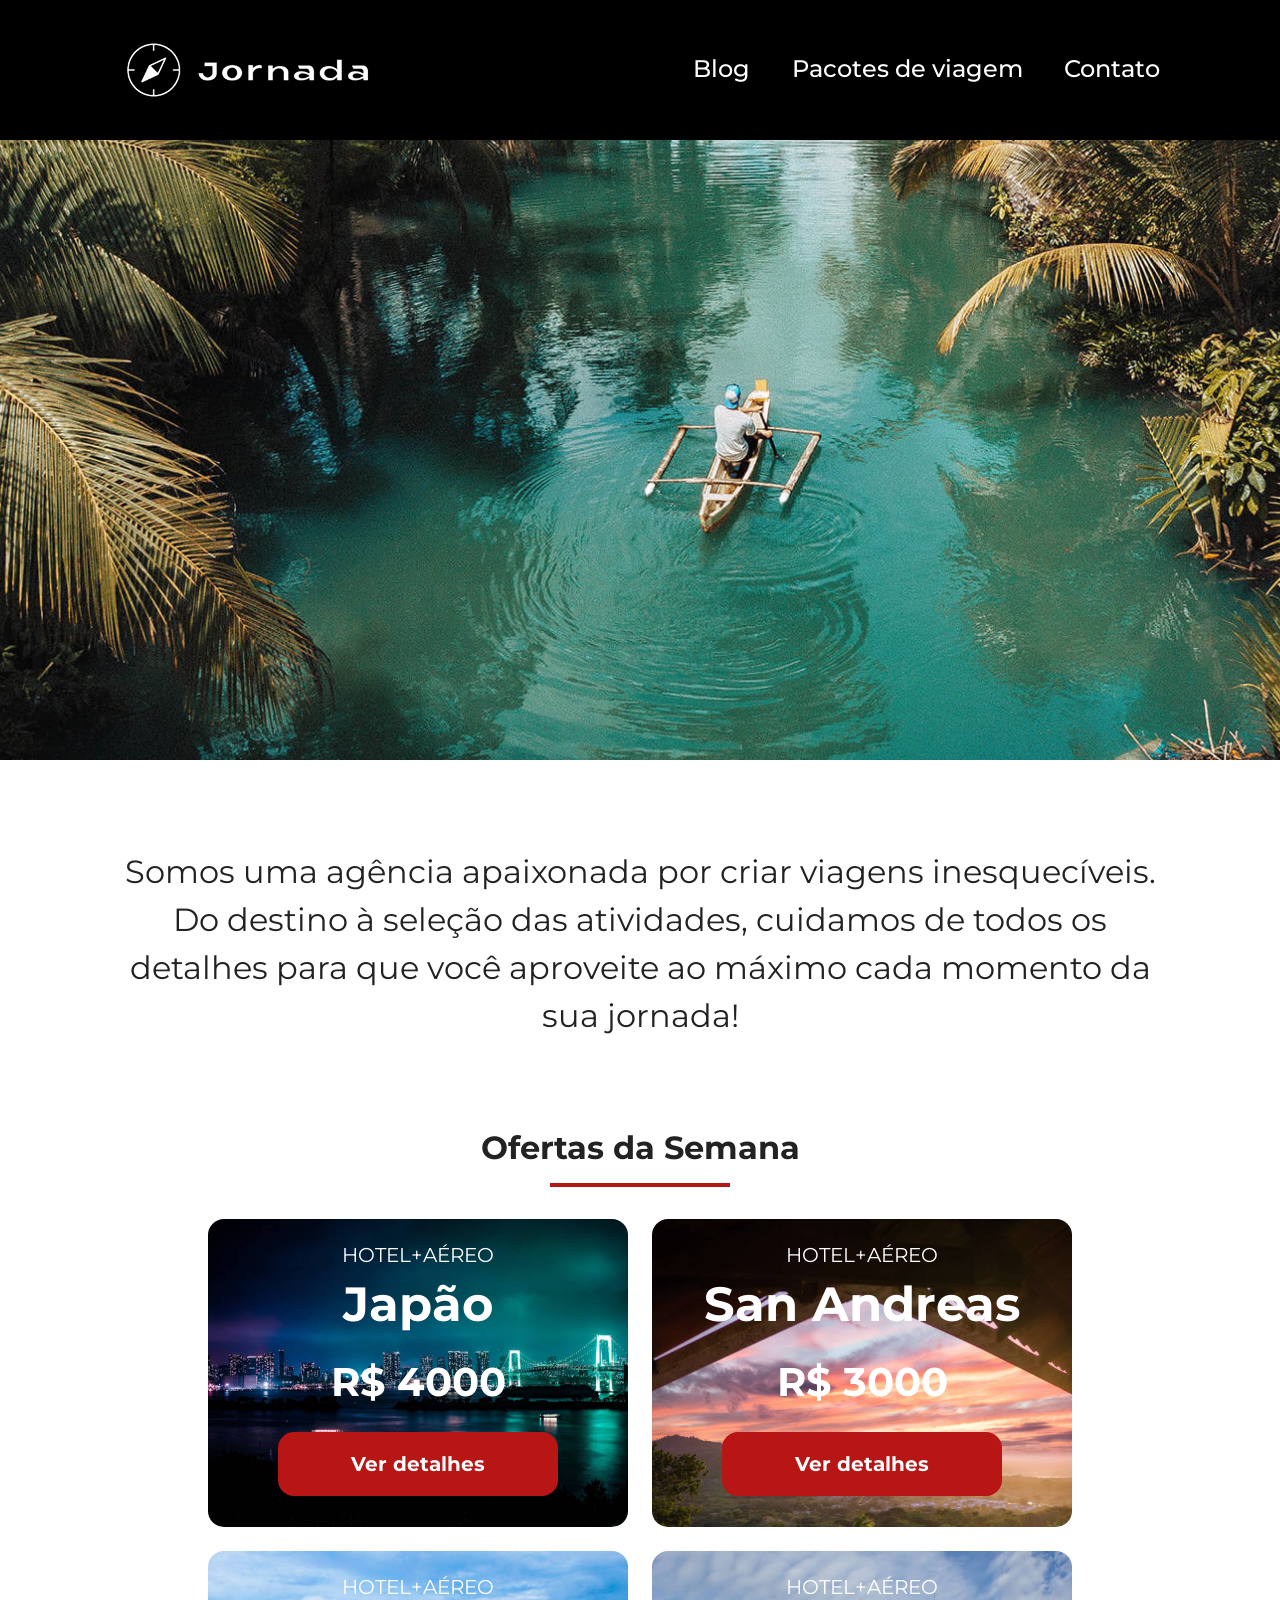
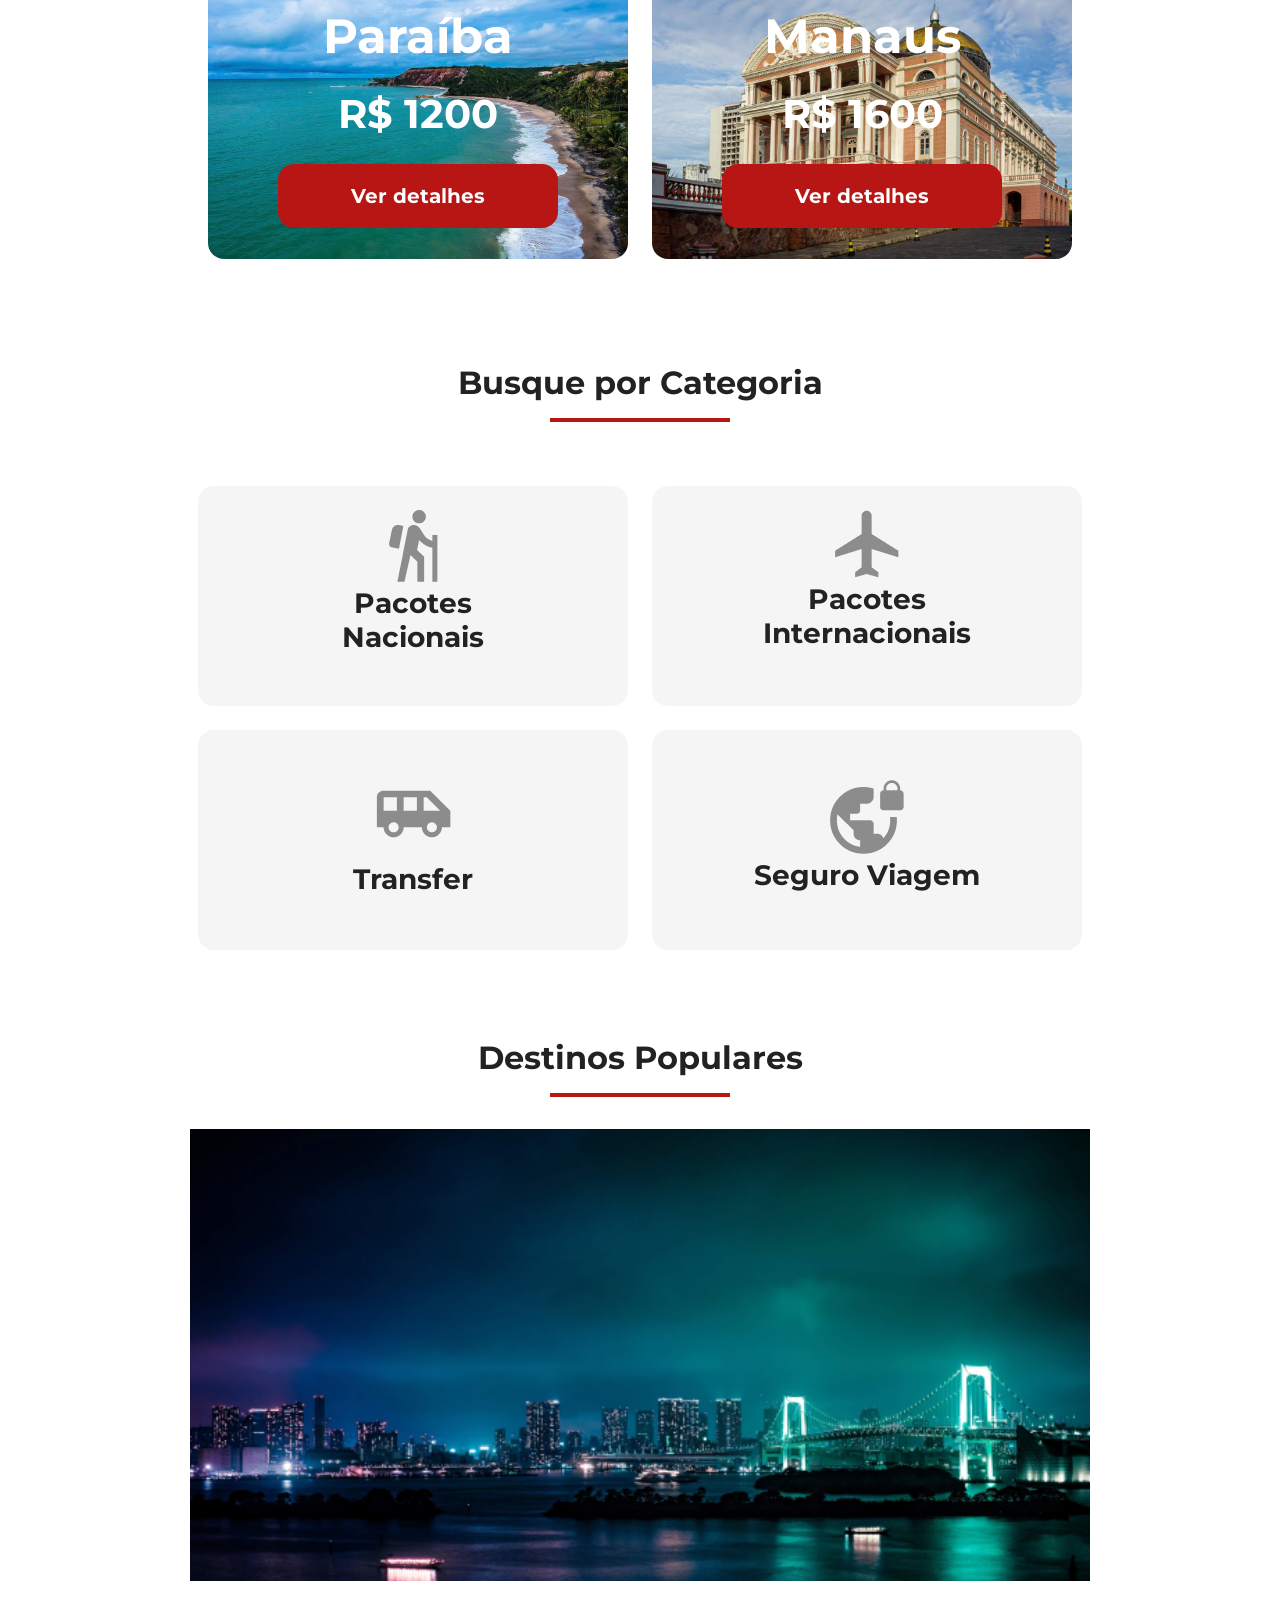
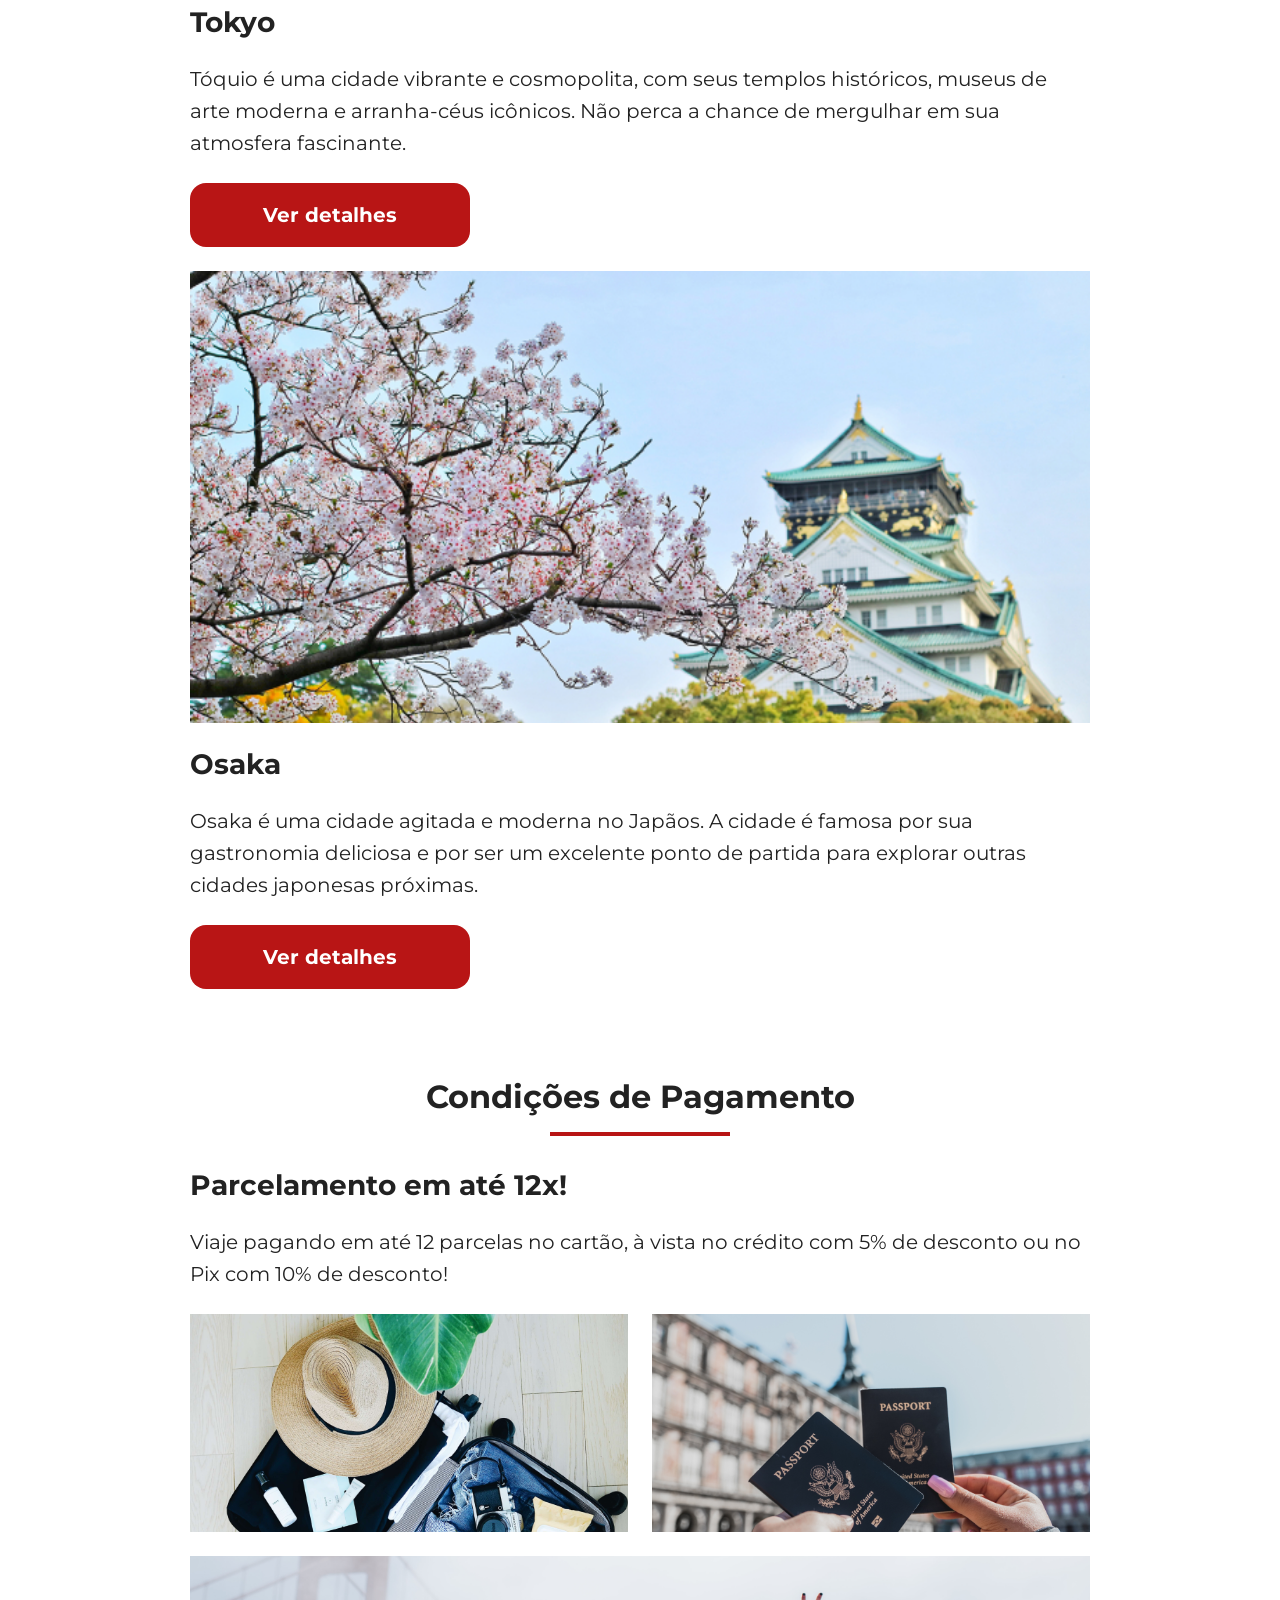
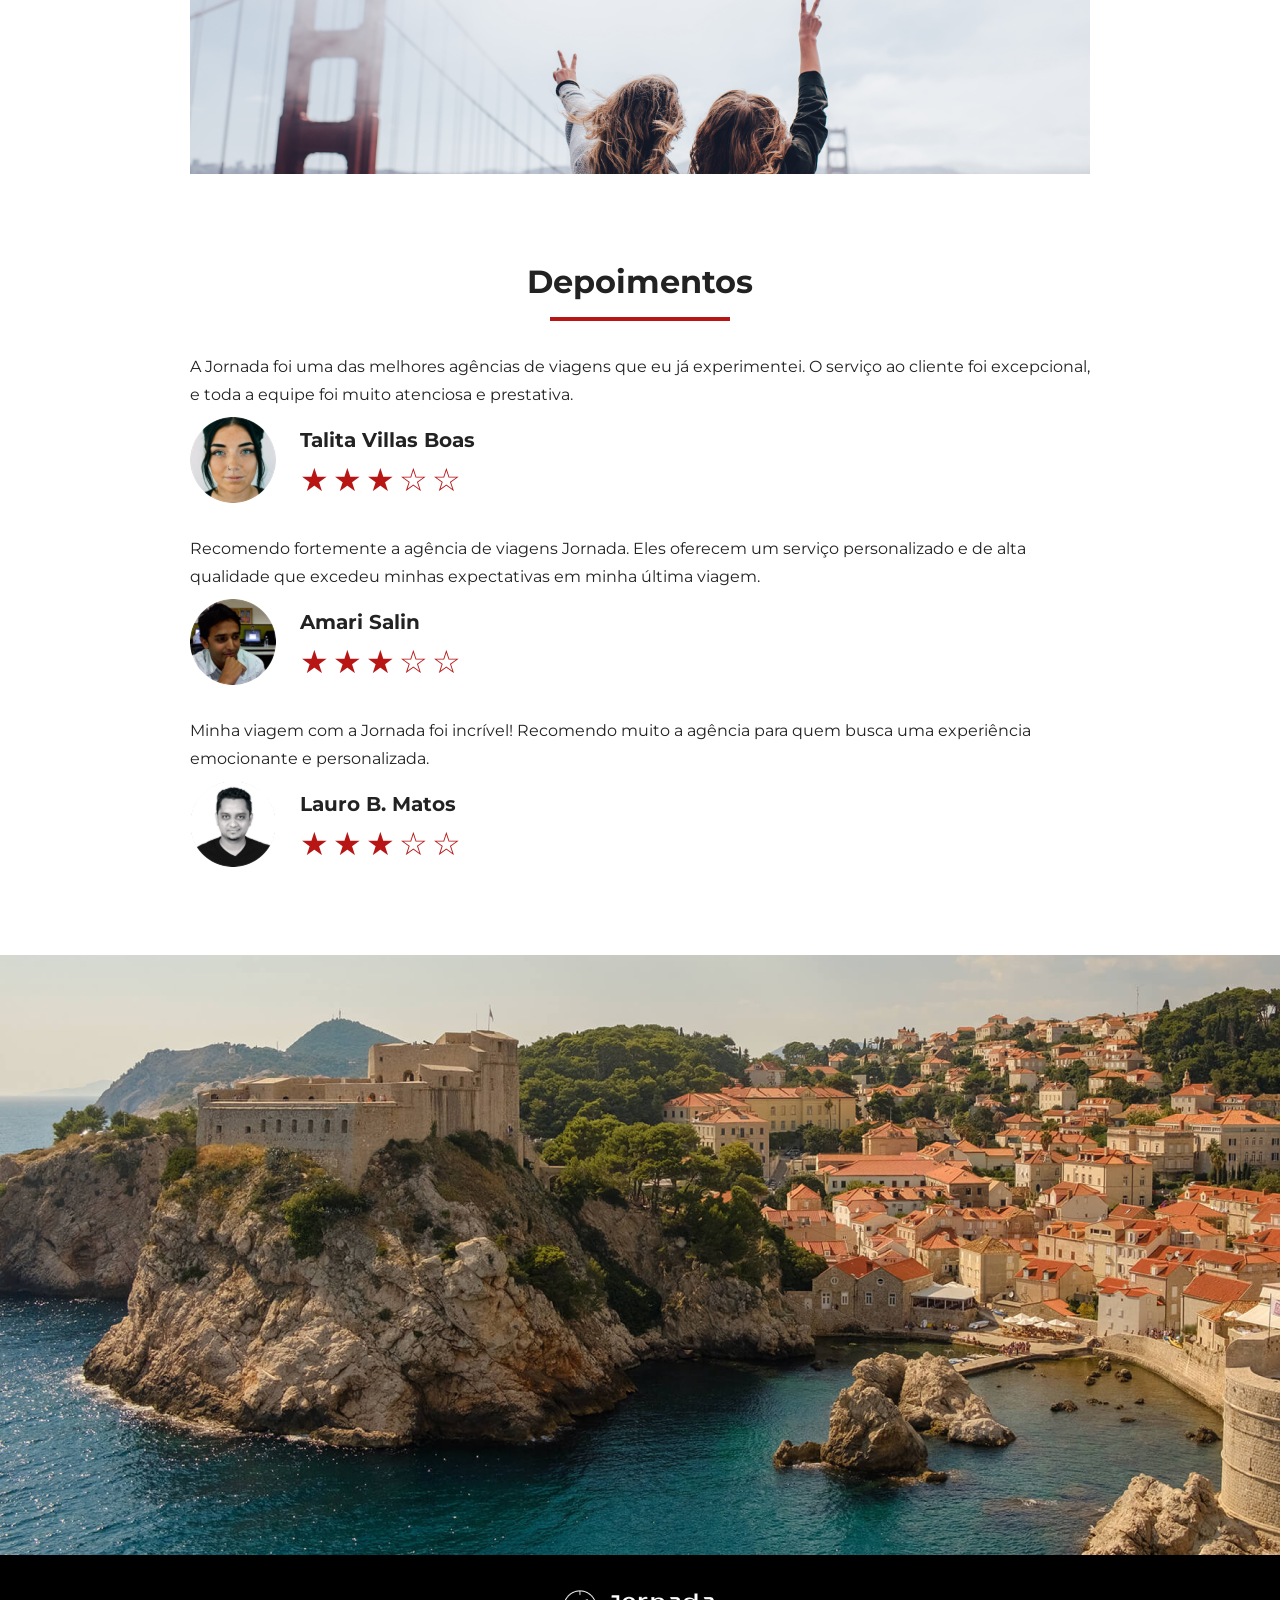
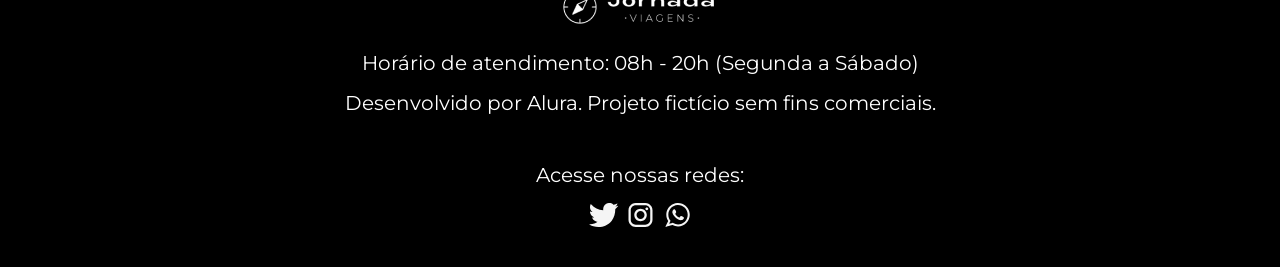
<file: index.html>
<!DOCTYPE html>
<html lang="pt-BR">

<head>
  <meta charset="UTF-8" />
  <meta name="viewport" content="width=device-width, initial-scale=1.0" />
  <meta name="description" content="Jornada Viagens,uma agência apaixonada por criar viagens inesquecíveis" />

  <meta name="og:title" content="Jornada Viagens" />
  <meta name="og:description" content="Jornada Viagens,uma agência apaixonada por criar viagens inesquecíveis" />
  <meta name="og:image" content="https://BrunaOGomes.github.io/site-de-viagens/img/logo-footer.png" />
  <meta name="og:type" content="website" />
  <meta name="og:url" content="https://BrunaOGomes.github.io/site-de-viagens" />

  <link rel="icon" href="favico.svg" type="xml/svg" />
  <link rel="stylesheet" href="./css/style.css" />

  <title>Jornada Viagens</title>
</head>

<body>
  <header class="main-header">
    <a class="logo" href="index.html" title="voltar para a página inicial">
      <img class="img-mobile" src="img/bussola-jornada-branco.png"
        alt="Bussola do logo Jornada Viagens na cor branca" />
      <img class="img-desktop" src="img/bussola-texto-jornada-branco.png" alt="Logo Jornada Viagens na cor branca" />
    </a>
    <div class="navigation-menu">
      <label for="menu">
        <img src="img/menu.png" alt="menu" />
      </label>
      <input type="checkbox" id="menu" hidden />
      <nav>
        <ul class="list-links">
          <li>
            <a href="blog.html" target="_blank" title="Acessar Blog">Blog</a>
          </li>
          <li>
            <a href="pacotes-de-viagens.html" target="_blank" title="Acessar Pacotes de viagem">Pacotes de viagem</a>
          </li>
          <li>
            <a href="contato.html" target="_blank" title="Acessar Contato">Contato</a>
          </li>
        </ul>
      </nav>
    </div>
  </header>
  <section class="hero">
    <div class="hero-img"></div>
    <h2>
      Somos uma agência apaixonada por criar viagens inesquecíveis. Do destino
      à seleção das atividades, cuidamos de todos os detalhes para que você
      aproveite ao máximo cada momento da sua jornada!
    </h2>
  </section>
  <section class="offers">
    <div class="section-title">
      <h2>Ofertas da Semana</h2>
      <hr />
    </div>
    <div class="offers-cards">
      <article class="card japao">
        <header>
          <p>HOTEL+AÉREO</p>
          <h3>
            Japão <br />
            <span>R$ 4000</span>
          </h3>
        </header>
        <footer>
          <a href="#" class="button">Ver detalhes</a>
        </footer>
      </article>
      <article class="card san-andreas">
        <header>
          <p>HOTEL+AÉREO</p>
          <h3>
            San Andreas <br />
            <span>R$ 3000</span>
          </h3>
        </header>
        <footer>
          <a href="#" class="button">Ver detalhes</a>
        </footer>
      </article>
      <article class="card paraiba">
        <header>
          <p>HOTEL+AÉREO</p>
          <h3>
            Paraíba <br />
            <span>R$ 1200</span>
          </h3>
        </header>
        <footer>
          <a href="#" class="button">Ver detalhes</a>
        </footer>
      </article>
      <article class="card manaus">
        <header>
          <p>HOTEL+AÉREO</p>
          <h3>
            Manaus <br />
            <span>R$ 1600</span>
          </h3>
        </header>
        <footer>
          <a href="#" class="button">Ver detalhes</a>
        </footer>
      </article>
    </div>
  </section>
  <section class="categories">
    <div class="section-title">
      <h2>Busque por Categoria</h2>
      <hr />
    </div>
    <div class="categories-cards">
      <a class="card" href="#" target="_blank" title="Busque pela categoria Pacotes Nacionais">
        <img src="img/icone-caminhada.png" alt="ícone cinza representando uma pessoa fazendo tracking" />
        <h3 class="content-title">
          Pacotes<br />
          Nacionais
        </h3>
      </a>

      <a class="card" href="#" target="_blank" title="Busque pela categoria Pacotes Internacionais">
        <img src="img/icone-aviao.png" alt="ícone cinza representando um avião" />
        <h3 class="content-title">
          Pacotes <br />
          Internacionais
        </h3>
      </a>
      <a class="card single-line transfer" href="#" target="_blank" title="Busque pela categoria Transfer">
        <img src="img/icone-onibus.png" alt="ícone cinza representando um ônibus" />
        <h3 class="content-title">Transfer</h3>
      </a>
      <a class="card single-line" href="#" target="_blank" title="Busque pela categoria Seguro Viagem">
        <img src="img/icone-planeta.png" alt="ícone cinza representando o planeta terra com um cadeado" />
        <h3 class="content-title">Seguro Viagem</h3>
      </a>
    </div>
  </section>
  <section class="destinations">
    <div class="section-title">
      <h2>Destinos Populares</h2>
      <hr />
    </div>
    <div class="destination-items">
      <article class="item tokyo">
        <header>
          <div class="img-item"></div>
          <h3 class="content-title">Tokyo</h3>
        </header>
        <p class="content-text">
          Tóquio é uma cidade vibrante e cosmopolita, com seus templos
          históricos, museus de arte moderna e arranha-céus icônicos. Não
          perca a chance de mergulhar em sua atmosfera fascinante.
        </p>
        <footer>
          <a href="#" class="button" target="_blank" title="Veja mais detalhes do destino Tokyo">Ver detalhes</a>
        </footer>
      </article>
      <article class="item osaka">
        <header>
          <div class="img-item"></div>
          <h3 class="content-title">Osaka</h3>
        </header>
        <p class="content-text">
          Osaka é uma cidade agitada e moderna no Japãos. A cidade é famosa
          por sua gastronomia deliciosa e por ser um excelente ponto de
          partida para explorar outras cidades japonesas próximas.
        </p>
        <footer>
          <a href="#" class="button" target="_blank" title="Veja mais detalhes do destino Osaka">Ver detalhes</a>
        </footer>
      </article>
    </div>
  </section>
  <section class="payments">
    <div class="section-title">
      <h2>Condições de Pagamento</h2>
      <hr />
    </div>
    <div class="content-container">
      <div class="text-content">
        <h3 class="content-title">Parcelamento em até 12x!</h3>
        <p class="content-text">
          Viaje pagando em até 12 parcelas no cartão, à vista no crédito com
          5% de desconto ou no Pix com 10% de desconto!
        </p>
      </div>
      <div class="image-gallery">
        <div class="image first"></div>
        <div class="image second"></div>
        <div class="image thirdy colspan-2"></div>
      </div>
    </div>
  </section>
  <section class="testimonials">
    <div class="section-title">
      <h2>Depoimentos</h2>
      <hr />
    </div>
    <div class="testimonial-container">
      <article>
        <header>
          <p>
            A Jornada foi uma das melhores agências de viagens que eu já
            experimentei. O serviço ao cliente foi excepcional, e toda a
            equipe foi muito atenciosa e prestativa.
          </p>
        </header>
        <footer>
          <img src="img/avatar-talita.png" alt="imagem de perfil da cliente Talita Villas Boas" />
          <div class="profile-content">
            <h3>Talita Villas Boas</h3>
            <div class="rating">
              <span class="star">★</span>
              <span class="star">★</span>
              <span class="star">★</span>
              <span class="star">☆</span>
              <span class="star">☆</span>
            </div>
          </div>
        </footer>
      </article>
      <article>
        <header>
          <p>
            Recomendo fortemente a agência de viagens Jornada. Eles oferecem
            um serviço personalizado e de alta qualidade que excedeu minhas
            expectativas em minha última viagem.
          </p>
        </header>
        <footer>
          <img src="img/avatar-amari.png" alt="imagem de perfil do cliente Amari Salin" />
          <div class="profile-content">
            <h3>Amari Salin</h3>
            <div class="rating">
              <span class="star">★</span>
              <span class="star">★</span>
              <span class="star">★</span>
              <span class="star">☆</span>
              <span class="star">☆</span>
            </div>
          </div>
        </footer>
      </article>
      <article>
        <header>
          <p>
            Minha viagem com a Jornada foi incrível! Recomendo muito a agência
            para quem busca uma experiência emocionante e personalizada.
          </p>
        </header>
        <footer>
          <img src="img/avatar-lauro.png" alt="imagem de perfil do cliente Lauro B. Matos" />
          <div class="profile-content">
            <h3>Lauro B. Matos</h3>
            <div class="rating">
              <span class="star">★</span>
              <span class="star">★</span>
              <span class="star">★</span>
              <span class="star">☆</span>
              <span class="star">☆</span>
            </div>
          </div>
        </footer>
      </article>
    </div>
  </section>
  <section class="bottom-hero">
    <div class="hero-img"></div>
  </section>
  <footer class="main-footer">
    <div class="footer-content">
      <img src="img/logo-footer.png" alt="logo completo Jornada Viagens" />
      <p>Horário de atendimento: 08h - 20h (Segunda a Sábado)</p>
      <p>Desenvolvido por Alura. Projeto fictício sem fins comerciais.</p>
    </div>
    <div class="footer-social">
      <p>Acesse nossas redes:</p>

      <a href="#" target="_blank" title="Acesse o Twitter do Jornada Viagens"><img src="img/icone-twitter.svg"
          alt="icone do Twitter na cor branca" /></a>

      <a href="#" target="_blank" title="Acesse o Instagram do Jornada Viagens"><img src="img/icone-instagram.svg"
          alt="icone do Instagram na cor branca" /></a>

      <a href="#" target="_blank" title="Entre em contato através do whatsapp"><img src="img/icone-whatsapp.svg"
          alt="icone do whatsapp na cor branca" /></a>
    </div>
  </footer>
</body>

</html>
</file>
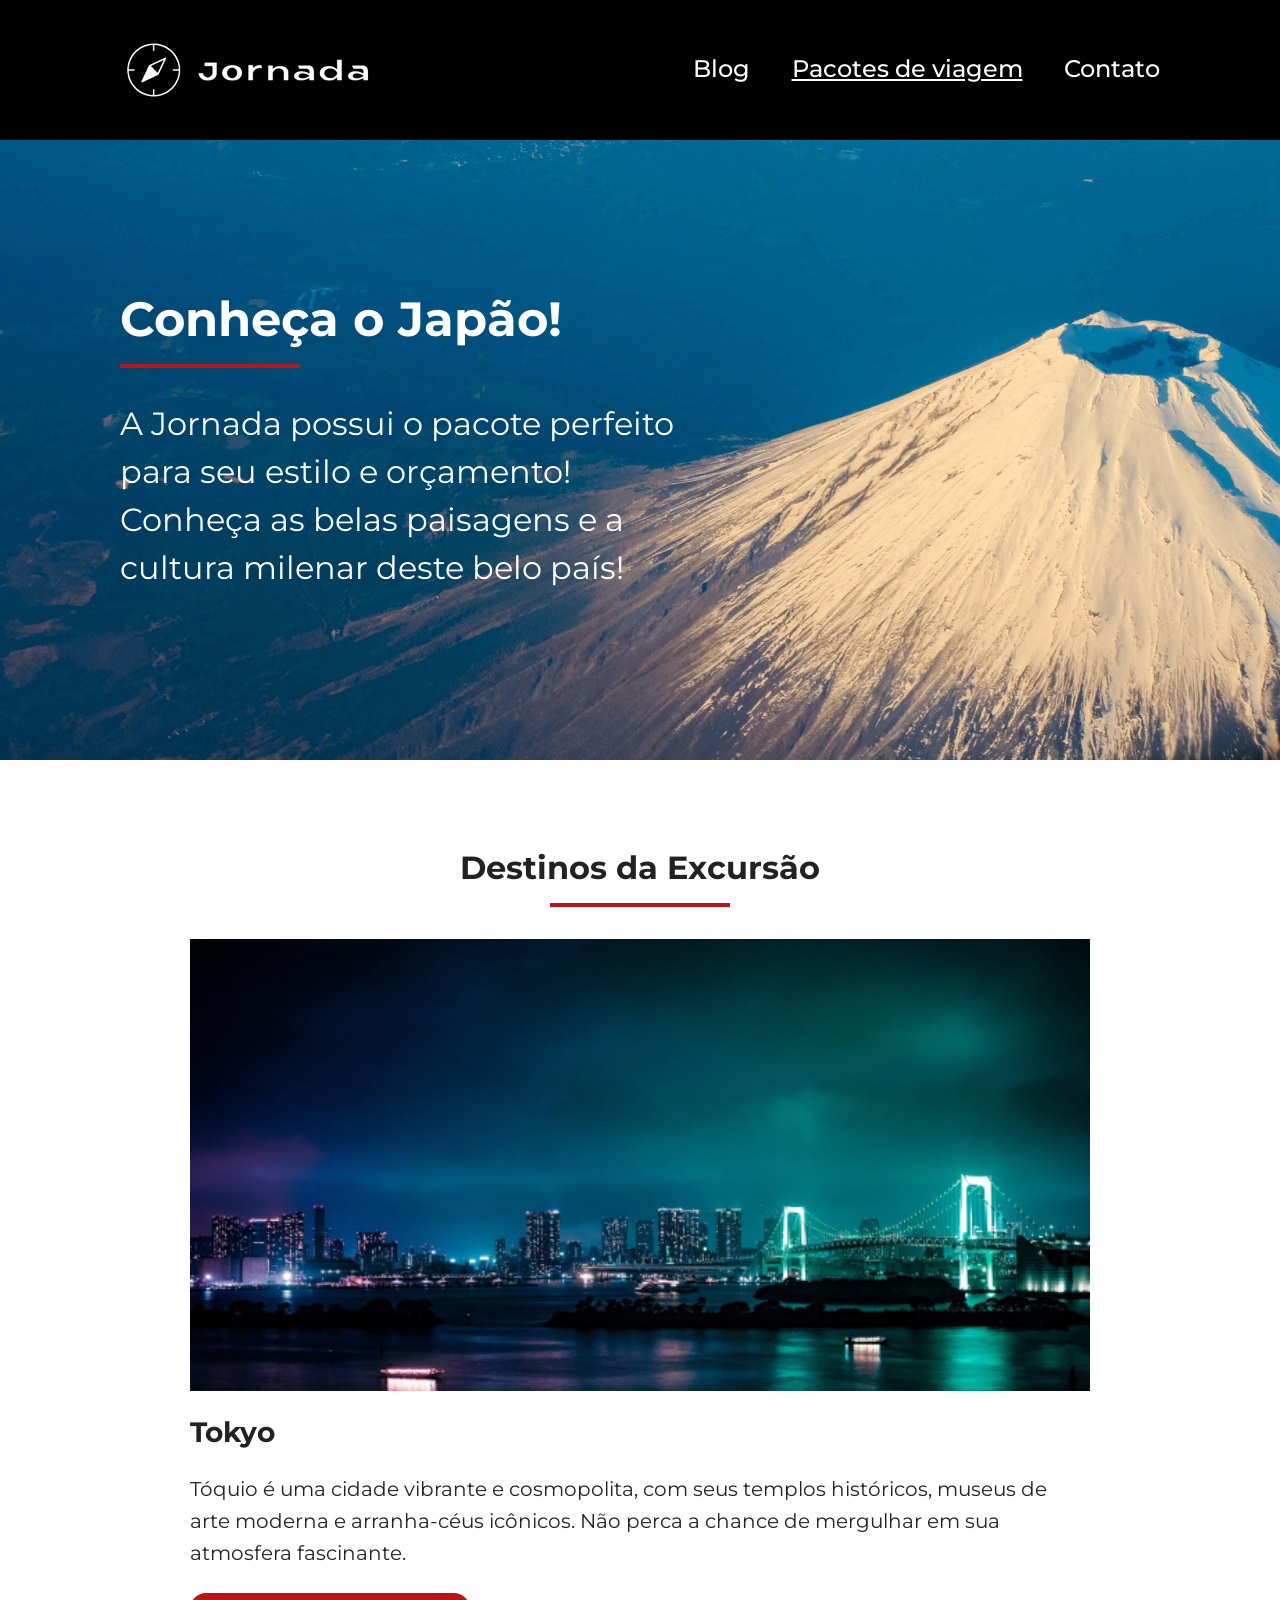
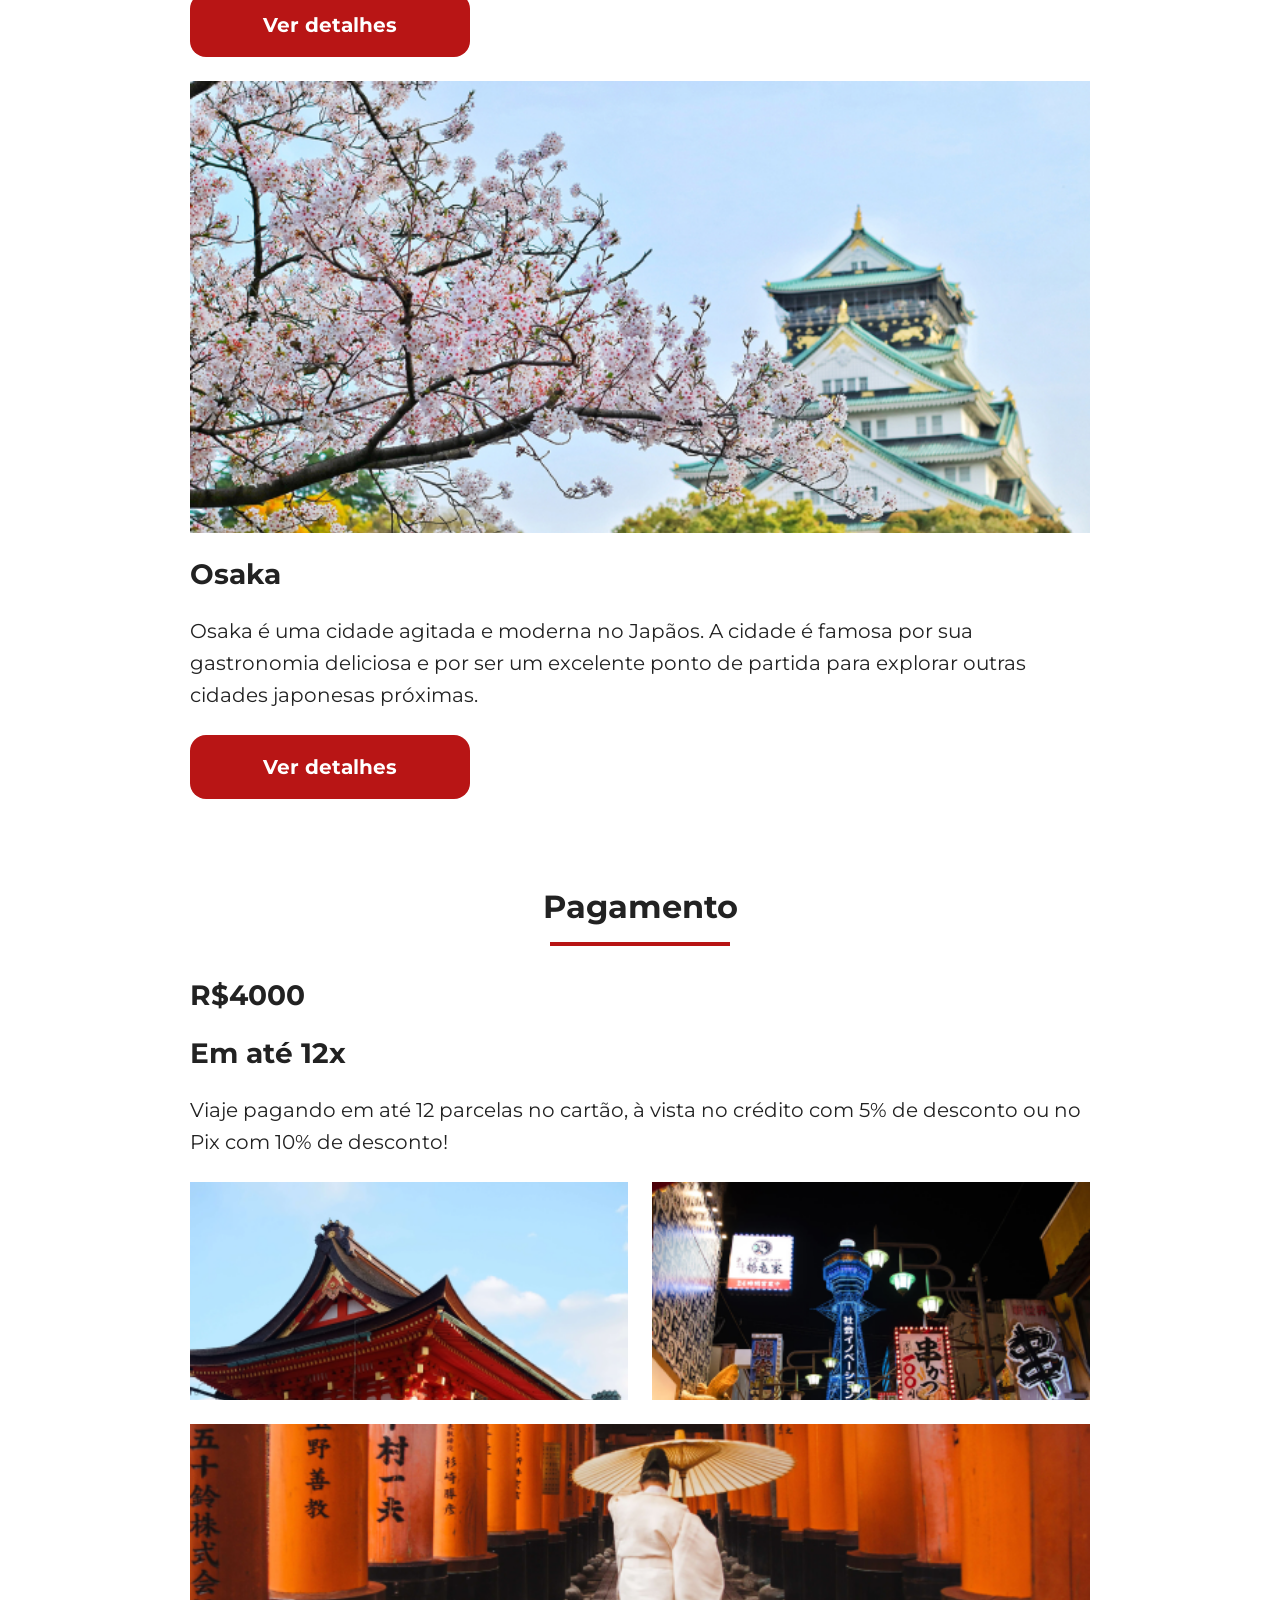
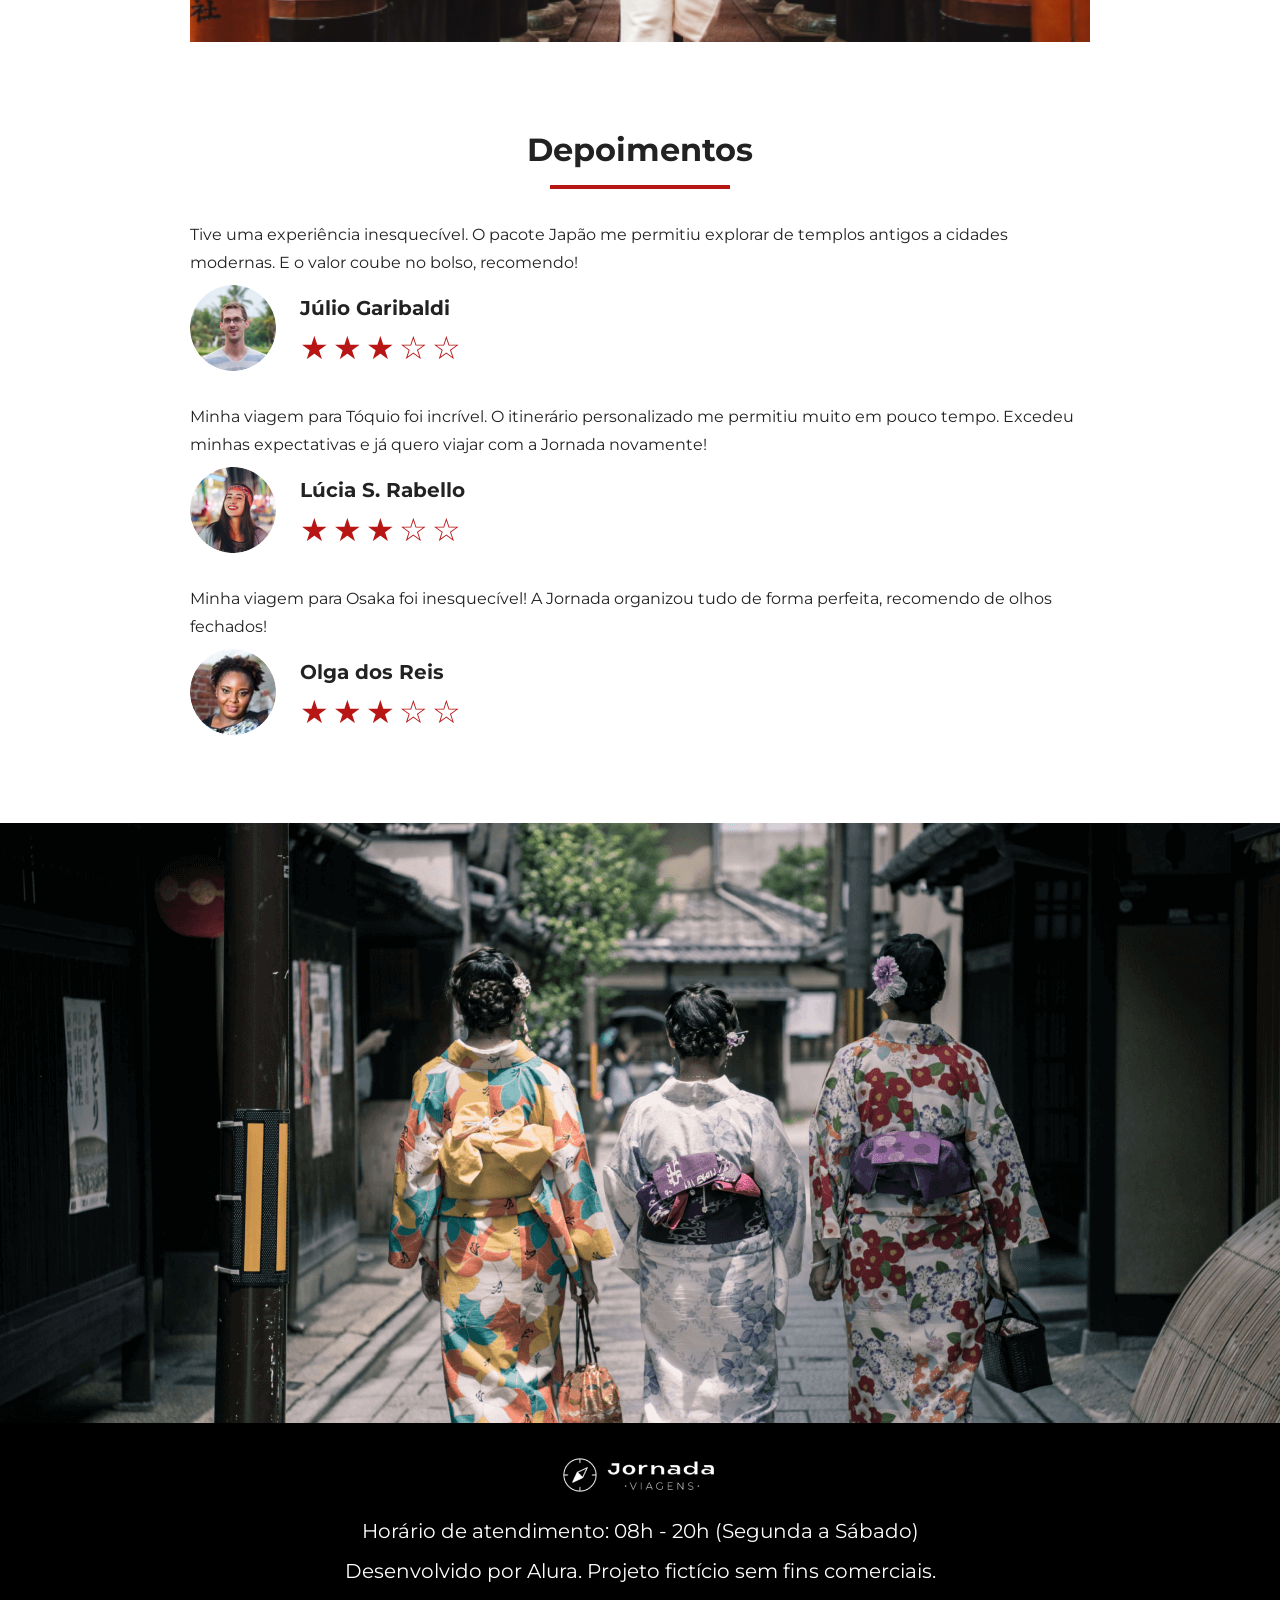
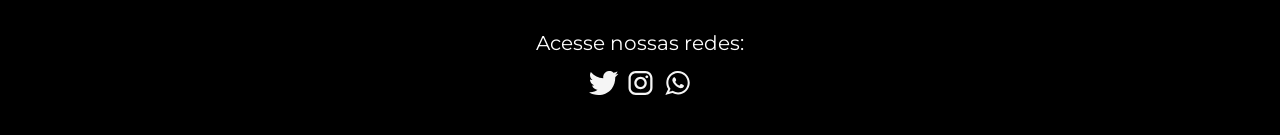
<file: pacotes-de-viagens.html>
<!DOCTYPE html>
<html lang="pt-BR">
  <head>
    <meta charset="UTF-8" />
    <meta name="viewport" content="width=device-width, initial-scale=1.0" />
    <meta
      name="description"
      content="Jornada Viagens,uma agência apaixonada por criar viagens inesquecíveis"
    />

    <meta name="og:title" content="Jornada Viagens" />
    <meta
      name="og:description"
      content="Jornada Viagens,uma agência apaixonada por criar viagens inesquecíveis"
    />
    <meta
      name="og:image"
      content="https://BrunaOGomes.github.io/site-de-viagens/img/logo-footer.png"
    />
    <meta name="og:type" content="website" />
    <meta
      name="og:url"
      content="https://BrunaOGomes.github.io/site-de-viagens"
    />

    <link rel="icon" href="favico.svg" type="xml/svg" />
    <link rel="stylesheet" href="./css/style.css" />

    <title>Jornada Viagens</title>
  </head>
  <body>
    <header class="main-header">
      <a class="logo" href="index.html" title="voltar para a página inicial">
        <img
          class="img-mobile"
          src="img/bussola-jornada-branco.png"
          alt="Bussola do logo Jornada Viagens na cor branca"
        />
        <img
          class="img-desktop"
          src="img/bussola-texto-jornada-branco.png"
          alt="Logo Jornada Viagens na cor branca"
        />
      </a>
      <div class="navigation-menu">
        <label for="menu">
          <img src="img/menu.png" alt="menu" />
        </label>
        <input type="checkbox" id="menu" hidden />
        <nav>
          <ul class="list-links">
            <li>
              <a href="blog.html" target="_blank" title="Acessar Blog">Blog</a>
            </li>
            <li>
              <a
                class="active"
                href="pacotes-de-viagens.html"
                target="_blank"
                title="Acessar Pacotes de viagem"
                >Pacotes de viagem</a
              >
            </li>
            <li>
              <a href="contato.html" target="_blank" title="Acessar Contato"
                >Contato</a
              >
            </li>
          </ul>
        </nav>
      </div>
    </header>
    <section class="travel-packages hero">
      <div class="hero-img">
        <div class="hero-content">
          <h1>Conheça o Japão!</h1>
          <hr />
          <p>
            A Jornada possui o pacote perfeito para seu estilo e orçamento!
            Conheça as belas paisagens e a cultura milenar deste belo país!
          </p>
        </div>
      </div>
    </section>

    <section class="travel-packages destinations">
      <div class="section-title">
        <h2>Destinos da Excursão</h2>
        <hr />
      </div>
      <div class="destination-items">
        <article class="item tokyo">
          <header>
            <div class="img-item"></div>
            <h3 class="content-title">Tokyo</h3>
          </header>
          <p class="content-text">
            Tóquio é uma cidade vibrante e cosmopolita, com seus templos
            históricos, museus de arte moderna e arranha-céus icônicos. Não
            perca a chance de mergulhar em sua atmosfera fascinante.
          </p>
          <footer>
            <a
              href="#"
              class="button"
              target="_blank"
              title="Veja mais detalhes do destino Tokyo"
              >Ver detalhes</a
            >
          </footer>
        </article>
        <article class="item osaka">
          <header>
            <div class="img-item"></div>
            <h3 class="content-title">Osaka</h3>
          </header>
          <p class="content-text">
            Osaka é uma cidade agitada e moderna no Japãos. A cidade é famosa
            por sua gastronomia deliciosa e por ser um excelente ponto de
            partida para explorar outras cidades japonesas próximas.
          </p>
          <footer>
            <a
              href="#"
              class="button"
              target="_blank"
              title="Veja mais detalhes do destino Osaka"
              >Ver detalhes</a
            >
          </footer>
        </article>
      </div>
    </section>
    <section class="travel-packages payments">
      <div class="section-title">
        <h2>Pagamento</h2>
        <hr />
      </div>
      <div class="content-container">
        <div class="text-content">
          <h3 class="content-title">R$4000</h3>
          <h3 class="content-title">Em até 12x</h3>

          <p class="content-text">
            Viaje pagando em até 12 parcelas no cartão, à vista no crédito com
            5% de desconto ou no Pix com 10% de desconto!
          </p>
        </div>
        <div class="image-gallery">
          <div class="image first"></div>
          <div class="image second"></div>
          <div class="image thirdy colspan-2"></div>
        </div>
      </div>
    </section>
    <section class="testimonials">
      <div class="section-title">
        <h2>Depoimentos</h2>
        <hr />
      </div>
      <div class="testimonial-container">
        <article>
          <header>
            <p>
              Tive uma experiência inesquecível. O pacote Japão me permitiu
              explorar de templos antigos a cidades modernas. E o valor coube no
              bolso, recomendo!
            </p>
          </header>
          <footer>
            <img
              src="img/travel-packages/avatar-julio.png"
              alt="imagem de perfil do cliente Júlio Garibaldi"
            />
            <div class="profile-content">
              <h3>Júlio Garibaldi</h3>
              <div class="rating">
                <span class="star">★</span>
                <span class="star">★</span>
                <span class="star">★</span>
                <span class="star">☆</span>
                <span class="star">☆</span>
              </div>
            </div>
          </footer>
        </article>
        <article>
          <header>
            <p>
              Minha viagem para Tóquio foi incrível. O itinerário personalizado
              me permitiu muito em pouco tempo. Excedeu minhas expectativas e já
              quero viajar com a Jornada novamente!
            </p>
          </header>
          <footer>
            <img
              src="img/travel-packages/avatar-lucia.png"
              alt="imagem de perfil da cliente Lúcia S. Rabello"
            />
            <div class="profile-content">
              <h3>Lúcia S. Rabello</h3>
              <div class="rating">
                <span class="star">★</span>
                <span class="star">★</span>
                <span class="star">★</span>
                <span class="star">☆</span>
                <span class="star">☆</span>
              </div>
            </div>
          </footer>
        </article>
        <article>
          <header>
            <p>
              Minha viagem para Osaka foi inesquecível! A Jornada organizou tudo
              de forma perfeita, recomendo de olhos fechados!
            </p>
          </header>
          <footer>
            <img
              src="img/travel-packages/avatar-olga.png"
              alt="imagem de perfil da cliente Olga dos Reis"
            />
            <div class="profile-content">
              <h3>Olga dos Reis</h3>
              <div class="rating">
                <span class="star">★</span>
                <span class="star">★</span>
                <span class="star">★</span>
                <span class="star">☆</span>
                <span class="star">☆</span>
              </div>
            </div>
          </footer>
        </article>
      </div>
    </section>
    <section class="travel-packages bottom-hero">
      <div class="hero-img"></div>
    </section>
    <footer class="main-footer">
      <div class="footer-content">
        <img src="img/logo-footer.png" alt="logo completo Jornada Viagens" />
        <p>Horário de atendimento: 08h - 20h (Segunda a Sábado)</p>
        <p>Desenvolvido por Alura. Projeto fictício sem fins comerciais.</p>
      </div>
      <div class="footer-social">
        <p>Acesse nossas redes:</p>

        <a href="#" target="_blank" title="Acesse o Twitter do Jornada Viagens"
          ><img
            src="img/icone-twitter.svg"
            alt="icone do Twitter na cor branca"
        /></a>

        <a
          href="#"
          target="_blank"
          title="Acesse o Instagram do Jornada Viagens"
          ><img
            src="img/icone-instagram.svg"
            alt="icone do Instagram na cor branca"
        /></a>

        <a href="#" target="_blank" title="Entre em contato através do whatsapp"
          ><img
            src="img/icone-whatsapp.svg"
            alt="icone do whatsapp na cor branca"
        /></a>
      </div>
    </footer>
  </body>
</html>
</file>
<file: css/style.css>
@import url(global.css);
@import url(header.css);
@import url(hero.css);
@import url(offers.css);
@import url(categories.css);
@import url(destinations.css);
@import url(payments.css);
@import url(testimonials.css);
@import url(footer.css);
</file>
